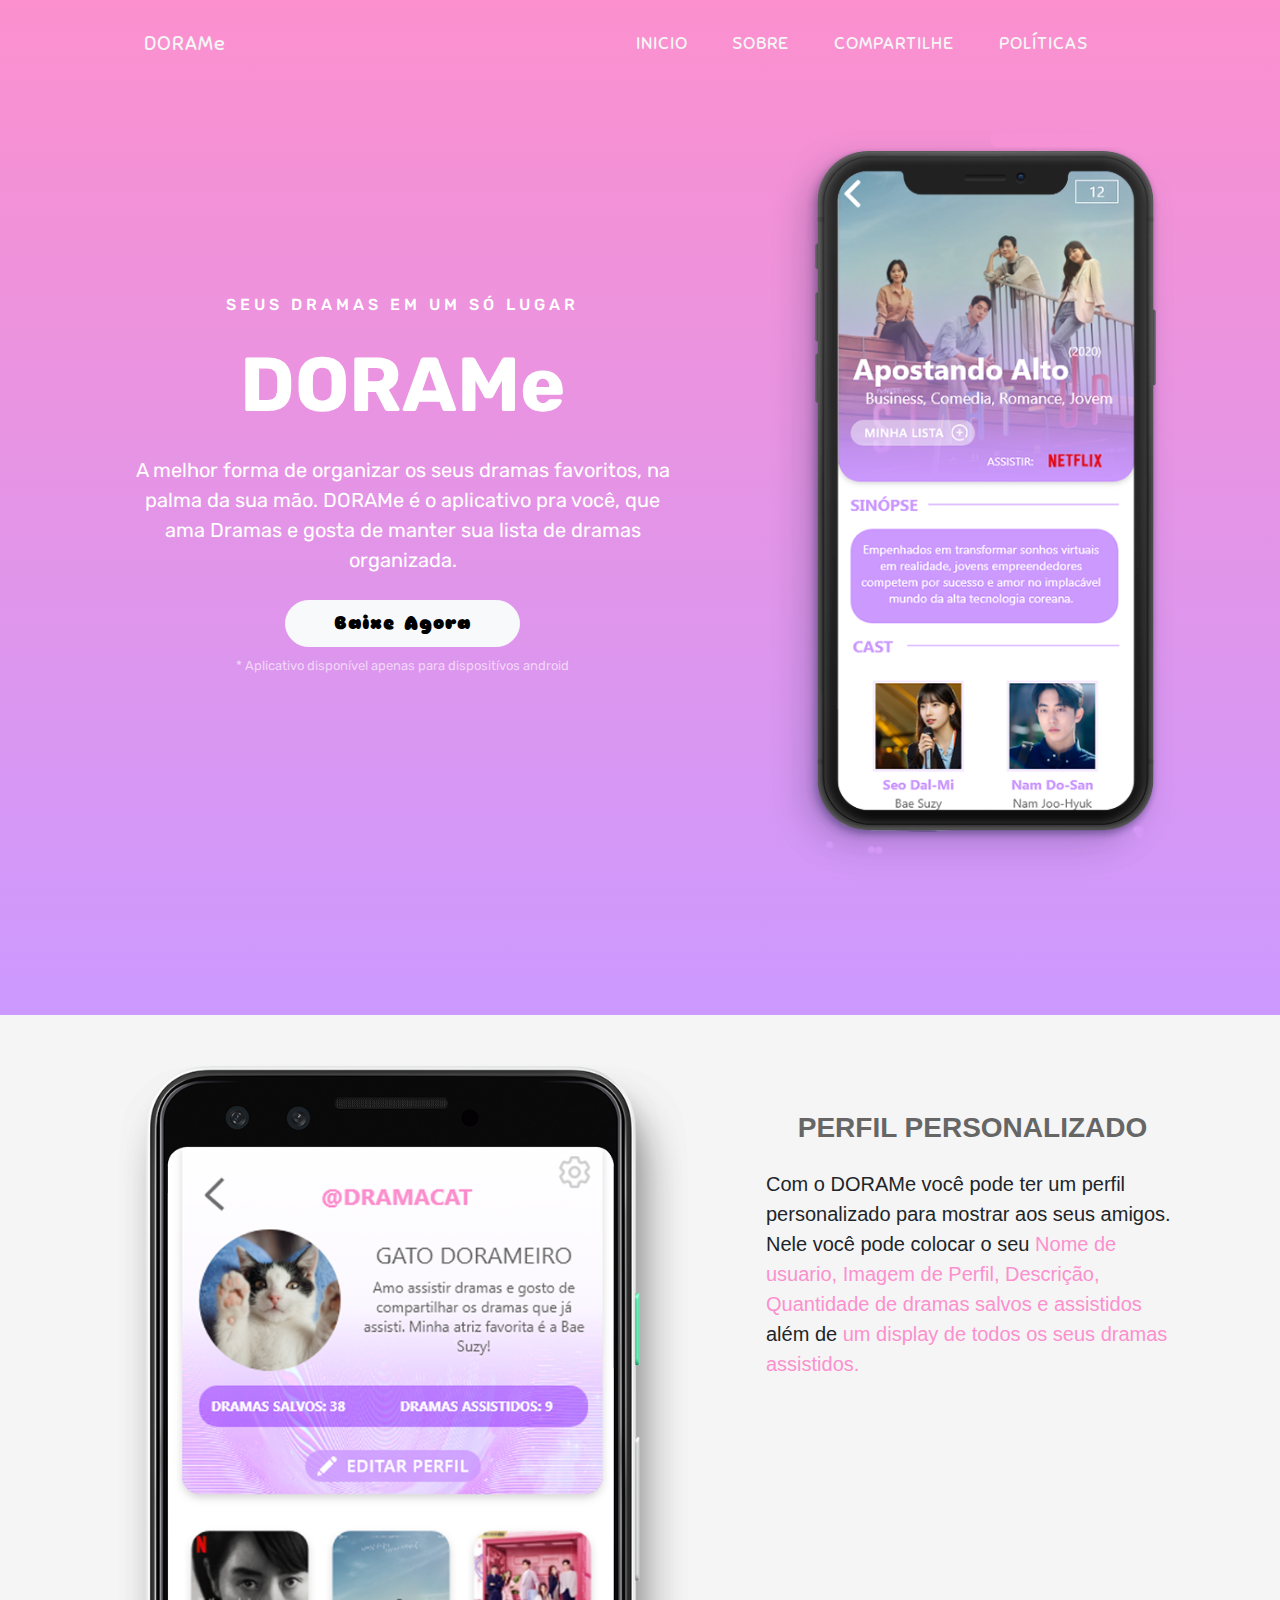
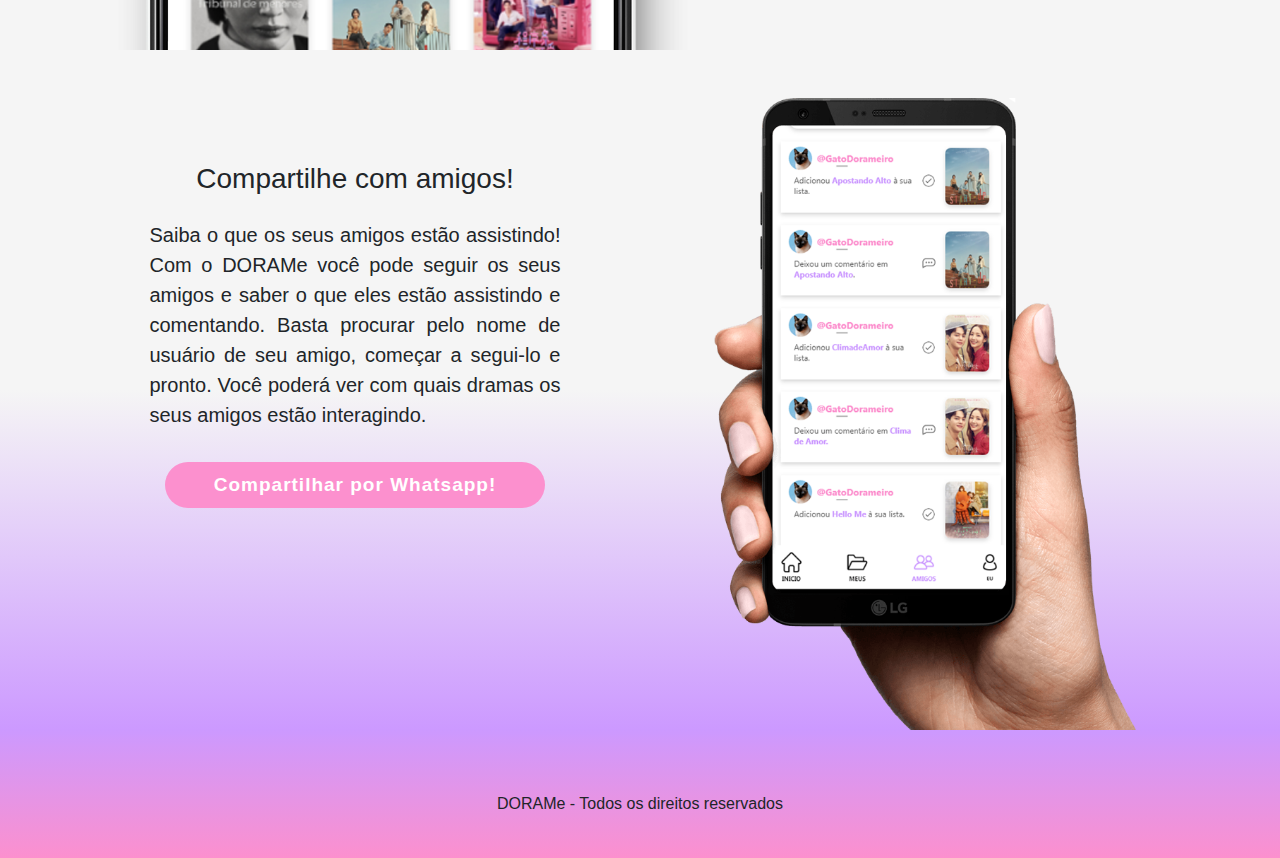
<file: Index.html>
<!DOCTYPE html>
<html lang="pt-br">

<head>
  <meta charset="UTF-8" />
  <meta name="viewport" content="width=device-width, initial-scale=1.0" />
  <meta http-equiv="X-UA-Compatible" content="ie=edge" />

  <title>DORAMe - Organizador de Dramas e Episódios.</title>
  <link rel="stylesheet" href="https://stackpath.bootstrapcdn.com/bootstrap/4.3.1/css/bootstrap.min.css" integrity="sha384-ggOyR0iXCbMQv3Xipma34MD+dH/1fQ784/j6cY/iJTQUOhcWr7x9JvoRxT2MZw1T"
    crossorigin="anonymous" />
  <link rel="stylesheet" href="https://use.fontawesome.com/releases/v5.7.2/css/all.css" integrity="sha384-fnmOCqbTlWIlj8LyTjo7mOUStjsKC4pOpQbqyi7RrhN7udi9RwhKkMHpvLbHG9Sr"
    crossorigin="anonymous">
  <link rel="stylesheet" href="css/Style.css" />
  <link rel="stylesheet" href="css/mobile-style.css">
</head>

<body>
  <header id="inicio">
    <div class="container-fluid p-0">
      <nav class="navbar navbar-expand-lg">
        <a class="navbar-brand" href="#inicio">DORAMe</a>
        <button class="navbar-toggler" type="button" data-toggle="collapse" data-target="#navbarNav" aria-controls="navbarNav" aria-expanded="false"
          aria-label="Toggle navigation">
          <i class="fas fa-align-right text-light"></i>
        </button>
        <div class="collapse navbar-collapse" id="navbarNav">
          <div class="mr-auto"></div>
          <ul class="navbar-nav">
            <li class="nav-item active">
              <a class="nav-link" href="#inicio">INICIO</a>
            </li>
            <li class="nav-item">
              <a class="nav-link" href="#sobre">SOBRE</a>
            </li>
            <li class="nav-item">
              <a class="nav-link" href="#amigos">COMPARTILHE</a>
            </li>
            <li class="nav-item dropdown">
              <div class="dropdown">
                <a href="#" class="nav-link">POLÍTICAS</a>
                <div class="dropdown-content">
                  <a href="politica.html">Política de Privacidade</a>
                  <a href="termos.html">Termos de Uso</a>
                </div>
              </div>
            </li>
          </ul>
        </div>
      </nav>
    </div>
    <div class="container text-center">
      <div class="row">
        <div class="col-md-7 col-sm-12  text-white">
          <h6>SEUS DRAMAS EM UM SÓ LUGAR</h6>
          <h1>DORAMe</h1>
          <p class="texto">
            A melhor forma de organizar os seus dramas favoritos,
            na palma da sua mão. DORAMe é o aplicativo pra você, que 
            ama Dramas e gosta de manter sua lista de dramas organizada.
          </p>
          <button class="btn btn-light px-5 py-2 primary-btn">
            <a href="img/imagemperfil.png" download="arquivo/arquivo.pdf">Baixe Agora</a>
          </button>
          <p id="obs">* Aplicativo disponível apenas para dispositívos android</p>
        </div>
        <div class="col-md-5 col-sm-12  h-25">
          <img src="img/phonepaginadrama.png" alt="celular" />
        </div>
      </div>
    </div>
  </header>
  <main>
      <section class="pt-5" id="sobre">
          <div class="container text-center">
            <div class="row">
                    <div class="col-md-7 col-sm-12">
                        <img src="img/imagemperfil.png" alt="perfil" />
                    </div>
                    <div class="col-md-5 col-sm-12 h-25">
                        <h3 class="mt-5">Perfil Personalizado</h3>
                            <p class="p-3 text-left font-weight-light">
                                Com o DORAMe você pode ter um perfil personalizado para mostrar aos seus amigos. 
                                Nele você pode colocar o seu <span class="font-weight-normal">Nome de usuario, Imagem de Perfil, Descrição,
                                Quantidade de dramas salvos e assistidos</span> além de <span class="font-weight-normal">um display de todos
                                os seus dramas assistidos.</span> 
                            </p>
                    </div>
                </div>
            </div>
      </section>

      <section class="pt-5" id="amigos">
          <div class="container text-center">
            <div class="row space-around justify-content-around">
                   <div class="col-md-5 col-sm-12 h-25 p-3">
                        <h3 class="mt-5">Compartilhe com amigos!</h3>
                            <p class="p-3 text-justify font-weight-normal">
                                Saiba o que os seus amigos estão assistindo! Com o DORAMe você pode seguir os seus amigos
                                e saber o que eles estão assistindo e comentando. Basta procurar pelo nome de usuário de seu amigo,
                                começar a segui-lo e pronto. Você poderá ver com quais dramas os seus amigos estão interagindo. 
                            </p>
                            <button class="btn px-5 py-2 primary-btn">
                                <a href="whatsapp://send?text=Venha conhecer o meu app de dramas favorito !! https://dorameapp.herokuapp.com" data-action="share/whatsapp/share" target="_blank">Compartilhar por Whatsapp!</a>
                            </button>
                    </div>
                    <div class="col-md-5 col-sm-12 h-25">
                        <img src="img/imagensamigos.png" alt="Book" />
                    </div>
                </div>
            </div>
      </section>

  </main>
  <footer>
    <h6>DORAMe - Todos os direitos reservados</h6>
  </footer>

  <script src="https://cdnjs.cloudflare.com/ajax/libs/jquery/3.3.1/jquery.min.js"></script>
  <script src="https://cdnjs.cloudflare.com/ajax/libs/popper.js/1.14.7/umd/popper.min.js" integrity="sha384-UO2eT0CpHqdSJQ6hJty5KVphtPhzWj9WO1clHTMGa3JDZwrnQq4sF86dIHNDz0W1"
    crossorigin="anonymous"></script>
  <script src="https://stackpath.bootstrapcdn.com/bootstrap/4.3.1/js/bootstrap.min.js" integrity="sha384-JjSmVgyd0p3pXB1rRibZUAYoIIy6OrQ6VrjIEaFf/nJGzIxFDsf4x0xIM+B07jRM"
    crossorigin="anonymous"></script>
  <script src="js/main.js"></script>
</body>

</html>
</file>
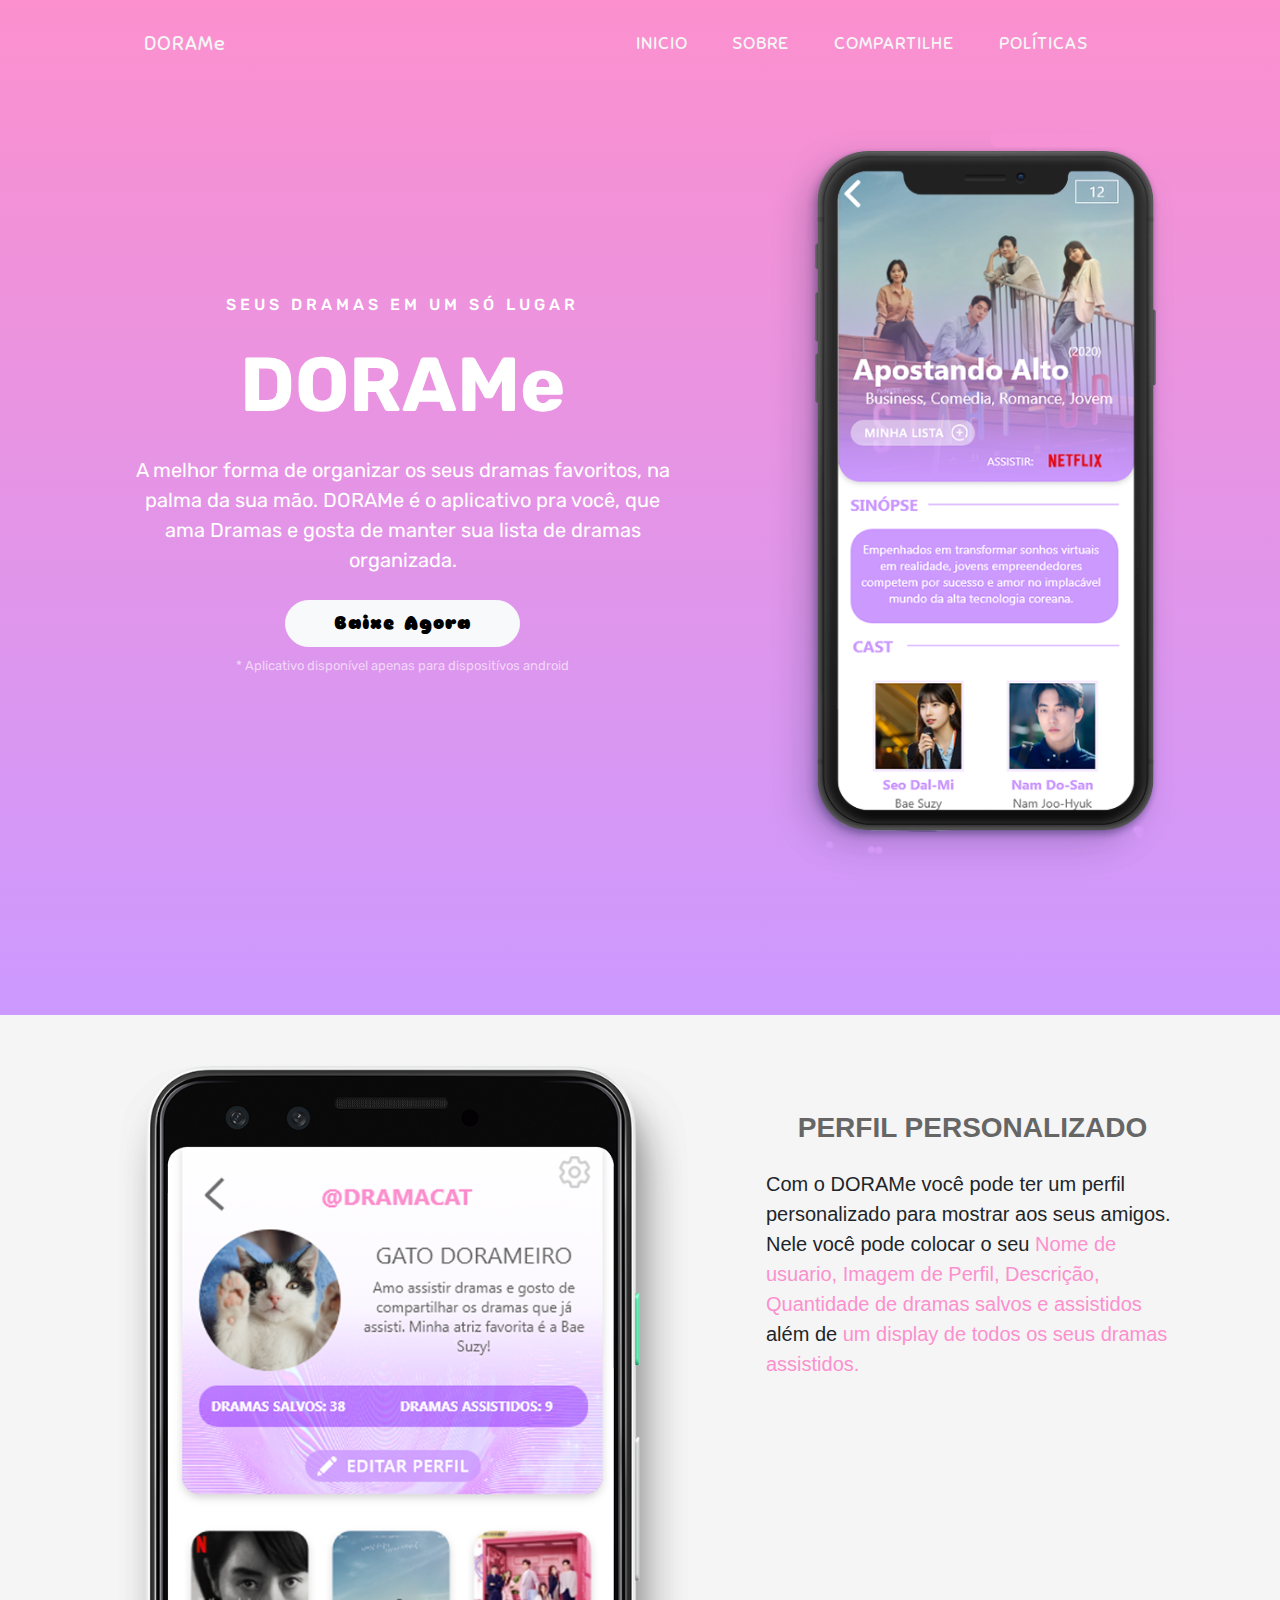
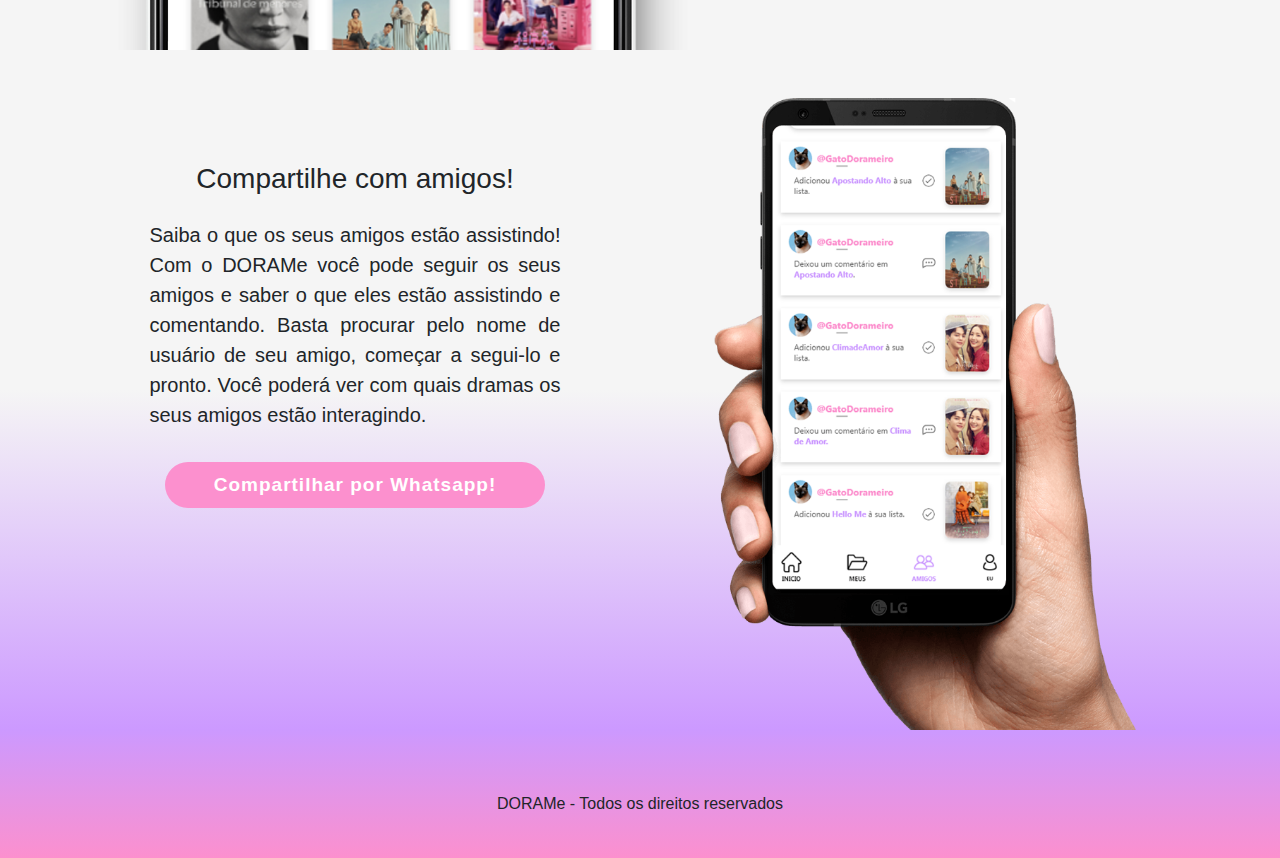
<file: index.html>
<!DOCTYPE html>
<html lang="pt-br">

<head>
  <meta charset="UTF-8" />
  <meta name="viewport" content="width=device-width, initial-scale=1.0" />
  <meta http-equiv="X-UA-Compatible" content="ie=edge" />

  <title>DORAMe - Organizador de Dramas e Episódios.</title>
  <link rel="stylesheet" href="https://stackpath.bootstrapcdn.com/bootstrap/4.3.1/css/bootstrap.min.css" integrity="sha384-ggOyR0iXCbMQv3Xipma34MD+dH/1fQ784/j6cY/iJTQUOhcWr7x9JvoRxT2MZw1T"
    crossorigin="anonymous" />
  <link rel="stylesheet" href="https://use.fontawesome.com/releases/v5.7.2/css/all.css" integrity="sha384-fnmOCqbTlWIlj8LyTjo7mOUStjsKC4pOpQbqyi7RrhN7udi9RwhKkMHpvLbHG9Sr"
    crossorigin="anonymous">
  <link rel="stylesheet" href="css/Style.css" />
  <link rel="stylesheet" href="css/mobile-style.css">
</head>

<body>
  <header id="inicio">
    <div class="container-fluid p-0">
      <nav class="navbar navbar-expand-lg">
        <a class="navbar-brand" href="#inicio">DORAMe</a>
        <button class="navbar-toggler" type="button" data-toggle="collapse" data-target="#navbarNav" aria-controls="navbarNav" aria-expanded="false"
          aria-label="Toggle navigation">
          <i class="fas fa-align-right text-light"></i>
        </button>
        <div class="collapse navbar-collapse" id="navbarNav">
          <div class="mr-auto"></div>
          <ul class="navbar-nav">
            <li class="nav-item active">
              <a class="nav-link" href="#inicio">INICIO</a>
            </li>
            <li class="nav-item">
              <a class="nav-link" href="#sobre">SOBRE</a>
            </li>
            <li class="nav-item">
              <a class="nav-link" href="#amigos">COMPARTILHE</a>
            </li>
            <li class="nav-item dropdown">
              <div class="dropdown">
                <a href="#" class="nav-link">POLÍTICAS</a>
                <div class="dropdown-content">
                  <a href="politica.html">Política de Privacidade</a>
                  <a href="termos.html">Termos de Uso</a>
                </div>
              </div>
            </li>
          </ul>
        </div>
      </nav>
    </div>
    <div class="container text-center">
      <div class="row">
        <div class="col-md-7 col-sm-12  text-white">
          <h6>SEUS DRAMAS EM UM SÓ LUGAR</h6>
          <h1>DORAMe</h1>
          <p class="texto">
            A melhor forma de organizar os seus dramas favoritos,
            na palma da sua mão. DORAMe é o aplicativo pra você, que 
            ama Dramas e gosta de manter sua lista de dramas organizada.
          </p>
          <button class="btn btn-light px-5 py-2 primary-btn">
            <a href="arquivo/arquivo.pdf" download="arquivo/arquivo.pdf">Baixe Agora</a>
          </button>
          <p id="obs">* Aplicativo disponível apenas para dispositívos android</p>
        </div>
        <div class="col-md-5 col-sm-12  h-25">
          <img src="img/phonepaginadrama.png" alt="celular" />
        </div>
      </div>
    </div>
  </header>
  <main>
      <section class="pt-5" id="sobre">
          <div class="container text-center">
            <div class="row">
                    <div class="col-md-7 col-sm-12">
                        <img src="img/imagemperfil.png" alt="perfil" />
                    </div>
                    <div class="col-md-5 col-sm-12 h-25">
                        <h3 class="mt-5">Perfil Personalizado</h3>
                            <p class="p-3 text-left font-weight-light">
                                Com o DORAMe você pode ter um perfil personalizado para mostrar aos seus amigos. 
                                Nele você pode colocar o seu <span class="font-weight-normal">Nome de usuario, Imagem de Perfil, Descrição,
                                Quantidade de dramas salvos e assistidos</span> além de <span class="font-weight-normal">um display de todos
                                os seus dramas assistidos.</span> 
                            </p>
                    </div>
                </div>
            </div>
      </section>

      <section class="pt-5" id="amigos">
          <div class="container text-center">
            <div class="row space-around justify-content-around">
                   <div class="col-md-5 col-sm-12 h-25 p-3">
                        <h3 class="mt-5">Compartilhe com amigos!</h3>
                            <p class="p-3 text-justify font-weight-normal">
                                Saiba o que os seus amigos estão assistindo! Com o DORAMe você pode seguir os seus amigos
                                e saber o que eles estão assistindo e comentando. Basta procurar pelo nome de usuário de seu amigo,
                                começar a segui-lo e pronto. Você poderá ver com quais dramas os seus amigos estão interagindo. 
                            </p>
                            <button class="btn px-5 py-2 primary-btn">
                                <a href="whatsapp://send?text=Venha conhecer o meu app de dramas favorito !! https://dorameapp.herokuapp.com" data-action="share/whatsapp/share" target="_blank">Compartilhar por Whatsapp!</a>
                            </button>
                    </div>
                    <div class="col-md-5 col-sm-12 h-25">
                        <img src="img/imagensamigos.png" alt="Book" />
                    </div>
                </div>
            </div>
      </section>

  </main>
  <footer>
    <h6>DORAMe - Todos os direitos reservados</h6>
  </footer>

  <script src="https://cdnjs.cloudflare.com/ajax/libs/jquery/3.3.1/jquery.min.js"></script>
  <script src="https://cdnjs.cloudflare.com/ajax/libs/popper.js/1.14.7/umd/popper.min.js" integrity="sha384-UO2eT0CpHqdSJQ6hJty5KVphtPhzWj9WO1clHTMGa3JDZwrnQq4sF86dIHNDz0W1"
    crossorigin="anonymous"></script>
  <script src="https://stackpath.bootstrapcdn.com/bootstrap/4.3.1/js/bootstrap.min.js" integrity="sha384-JjSmVgyd0p3pXB1rRibZUAYoIIy6OrQ6VrjIEaFf/nJGzIxFDsf4x0xIM+B07jRM"
    crossorigin="anonymous"></script>
  <script src="js/main.js"></script>
</body>

</html>
</file>
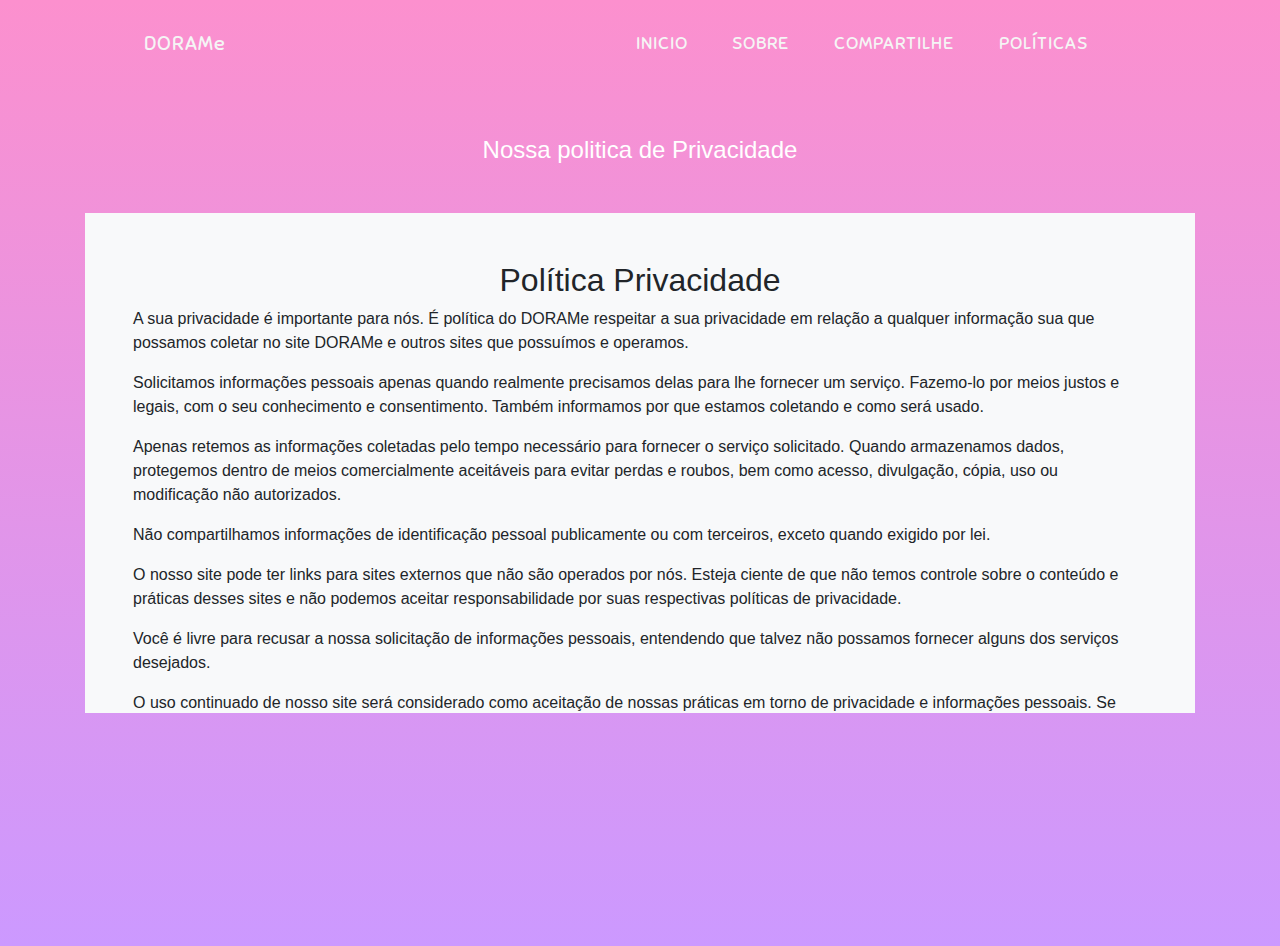
<file: politica.html>
<!DOCTYPE html>
<html lang="pt-br">

<head>
  <meta charset="UTF-8" />
  <meta name="viewport" content="width=device-width, initial-scale=1.0" />
  <meta http-equiv="X-UA-Compatible" content="ie=edge" />
  <title>DORAMe - Meus Dramas</title>

  <link rel="stylesheet" href="https://stackpath.bootstrapcdn.com/bootstrap/4.3.1/css/bootstrap.min.css" integrity="sha384-ggOyR0iXCbMQv3Xipma34MD+dH/1fQ784/j6cY/iJTQUOhcWr7x9JvoRxT2MZw1T"
    crossorigin="anonymous" />
  <link rel="stylesheet" href="https://use.fontawesome.com/releases/v5.7.2/css/all.css" integrity="sha384-fnmOCqbTlWIlj8LyTjo7mOUStjsKC4pOpQbqyi7RrhN7udi9RwhKkMHpvLbHG9Sr"
    crossorigin="anonymous">
  <link rel="stylesheet" href="css/Style.css" />
  <link rel="stylesheet" href="css/mobile-style.css">
</head>

<body>
  <header id="inicio">
    <div class="container-fluid p-0">
      <nav class="navbar navbar-expand-lg">
        <a class="navbar-brand" href="index.html">DORAMe</a>
        <button class="navbar-toggler" type="button" data-toggle="collapse" data-target="#navbarNav" aria-controls="navbarNav" aria-expanded="false"
          aria-label="Toggle navigation">
          <i class="fas fa-align-right text-light"></i>
        </button>
        <div class="collapse navbar-collapse" id="navbarNav">
          <div class="mr-auto"></div>
          <ul class="navbar-nav">
            <li class="nav-item active">
              <a class="nav-link" href="index.html">INICIO</a>
            </li>
            <li class="nav-item">
              <a class="nav-link" href="index.html#sobre">SOBRE</a>
            </li>
            <li class="nav-item">
              <a class="nav-link" href="index.html#amigos">COMPARTILHE</a>
            </li>
            <li class="nav-item dropdown">
              <div class="dropdown">
                <a href="#" class="nav-link">POLÍTICAS</a>
                <div class="dropdown-content">
                  <a href="politica.html">Política de Privacidade</a>
                  <a href="termos.html">Termos de Uso</a>
                </div>
              </div>
            </li>
          </ul>
        </div>
      </nav>
    </div>
    <div class="container text-center" id="principal">
        <div>
          <h4 class="mt-5 mb-5 text-white">Nossa politica de Privacidade</h4>
          <div class="texto bg-light p-5 text-black text-left fs-3">
            <h2 class="text-center">Política Privacidade</h2> 
        <p>A sua privacidade é importante para nós. É política do DORAMe respeitar a sua privacidade em relação a qualquer informação sua que possamos coletar no site <span>DORAMe</span> e outros sites que possuímos e operamos.</p> 
        <p>Solicitamos informações pessoais apenas quando realmente precisamos delas para lhe fornecer um serviço. Fazemo-lo por meios justos e legais, com o seu conhecimento e consentimento. Também informamos por que estamos coletando e como será usado. </p> 
        <p>Apenas retemos as informações coletadas pelo tempo necessário para fornecer o serviço solicitado. Quando armazenamos dados, protegemos dentro de meios comercialmente aceitáveis ​​para evitar perdas e roubos, bem como acesso, divulgação, cópia, uso ou modificação não autorizados.</p> 
        <p>Não compartilhamos informações de identificação pessoal publicamente ou com terceiros, exceto quando exigido por lei.</p> 
        <p>O nosso site pode ter links para sites externos que não são operados por nós. Esteja ciente de que não temos controle sobre o conteúdo e práticas desses sites e não podemos aceitar responsabilidade por suas respectivas políticas de privacidade.</p> 
        <p>Você é livre para recusar a nossa solicitação de informações pessoais, entendendo que talvez não possamos fornecer alguns dos serviços desejados.</p> 
        <p>O uso continuado de nosso site será considerado como aceitação de nossas práticas em torno de privacidade e informações pessoais. Se você tiver alguma dúvida sobre como lidamos com dados do usuário e informações pessoais, entre em contacto connosco.</p> 
        <h3>Compromisso do Usuário</h3> 
        <p>O usuário se compromete a fazer uso adequado dos conteúdos e da informação que o DORAMe oferece no site e com caráter enunciativo, mas não limitativo:</p> 
        <ul> 
            <li>A) Não se envolver em atividades que sejam ilegais ou contrárias à boa fé a à ordem pública;</li> 
            <li>B) Não difundir propaganda ou conteúdo de natureza racista, xenofóbica, ou azar, qualquer tipo de pornografia ilegal, de apologia ao terrorismo ou contra os direitos humanos;</li> 
            <li>C) Não causar danos aos sistemas físicos (hardwares) e lógicos (softwares) do DORAMe, de seus fornecedores ou terceiros, para introduzir ou disseminar vírus informáticos ou quaisquer outros sistemas de hardware ou software que sejam capazes de causar danos anteriormente mencionados.</li> 
        </ul> 
        <h3>Mais informações</h3> 
        <p>Esperemos que esteja esclarecido e, como mencionado anteriormente, se houver algo que você não tem certeza se precisa ou não, geralmente é mais seguro deixar os cookies ativados, caso interaja com um dos recursos que você usa em nosso site.</p> 
        <p>Esta política é efetiva a partir de <strong>May</strong>/<strong>2022</strong>.</p>
          </div>
        </div>
    </div>
  </header>
  <script src="https://cdnjs.cloudflare.com/ajax/libs/jquery/3.3.1/jquery.min.js"></script>
  <script src="https://cdnjs.cloudflare.com/ajax/libs/popper.js/1.14.7/umd/popper.min.js" integrity="sha384-UO2eT0CpHqdSJQ6hJty5KVphtPhzWj9WO1clHTMGa3JDZwrnQq4sF86dIHNDz0W1"
    crossorigin="anonymous"></script>
  <script src="https://stackpath.bootstrapcdn.com/bootstrap/4.3.1/js/bootstrap.min.js" integrity="sha384-JjSmVgyd0p3pXB1rRibZUAYoIIy6OrQ6VrjIEaFf/nJGzIxFDsf4x0xIM+B07jRM"
    crossorigin="anonymous"></script>
  <script src="js/main.js"></script>
</body>

</html>
</file>
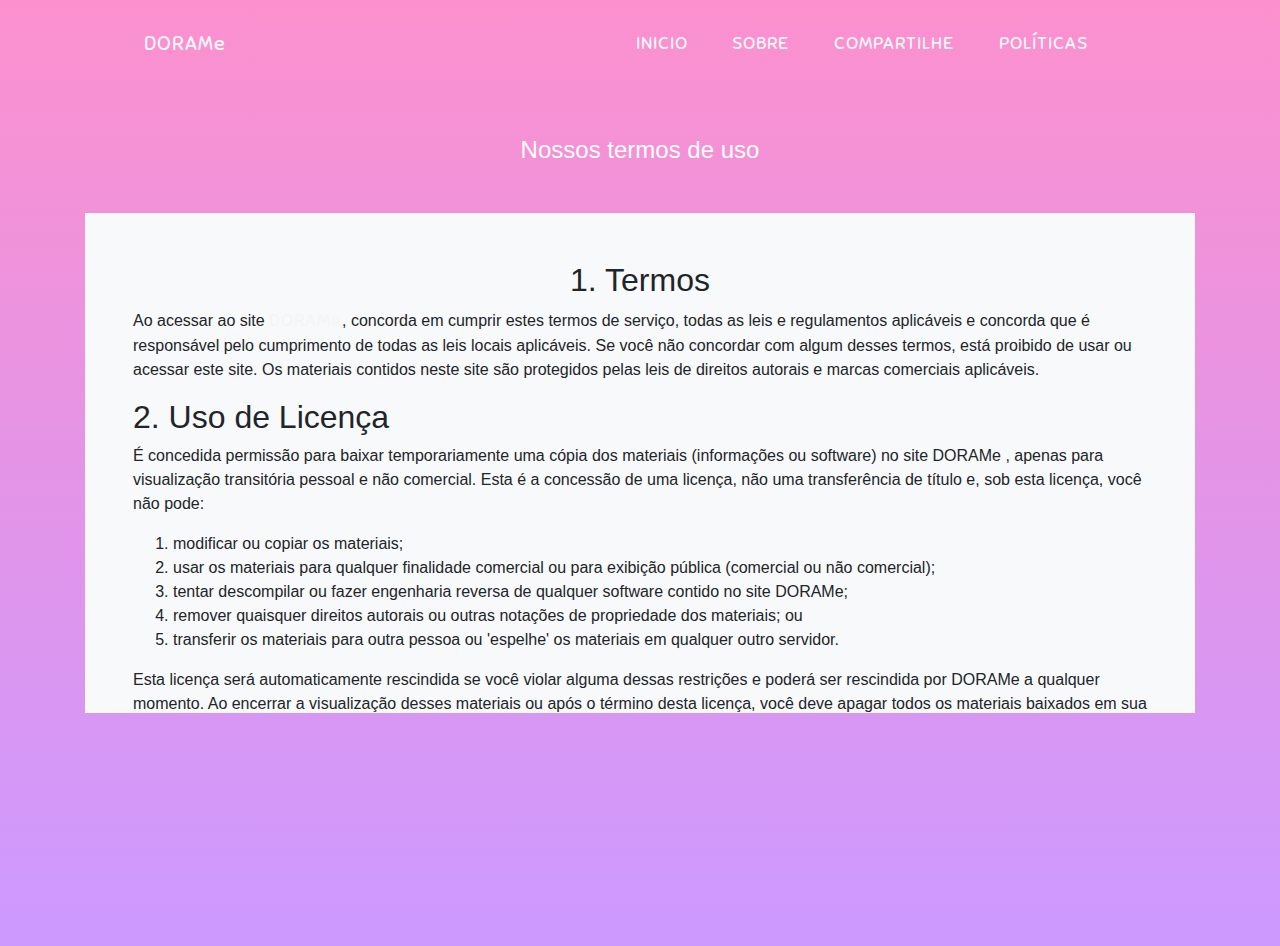
<file: termos.html>
<!DOCTYPE html>
<html lang="pt-br">

<head>
  <meta charset="UTF-8" />
  <meta name="viewport" content="width=device-width, initial-scale=1.0" />
  <meta http-equiv="X-UA-Compatible" content="ie=edge" />
  <title>DORAMe - Meus Dramas</title>

  <link rel="stylesheet" href="https://stackpath.bootstrapcdn.com/bootstrap/4.3.1/css/bootstrap.min.css" integrity="sha384-ggOyR0iXCbMQv3Xipma34MD+dH/1fQ784/j6cY/iJTQUOhcWr7x9JvoRxT2MZw1T"
    crossorigin="anonymous" />
  <link rel="stylesheet" href="https://use.fontawesome.com/releases/v5.7.2/css/all.css" integrity="sha384-fnmOCqbTlWIlj8LyTjo7mOUStjsKC4pOpQbqyi7RrhN7udi9RwhKkMHpvLbHG9Sr"
    crossorigin="anonymous">
  <link rel="stylesheet" href="css/Style.css" />
  <link rel="stylesheet" href="css/mobile-style.css">
</head>

<body>
  <header id="inicio">
    <div class="container-fluid p-0">
      <nav class="navbar navbar-expand-lg">
        <a class="navbar-brand" href="index.html">DORAMe</a>
        <button class="navbar-toggler" type="button" data-toggle="collapse" data-target="#navbarNav" aria-controls="navbarNav" aria-expanded="false"
          aria-label="Toggle navigation">
          <i class="fas fa-align-right text-light"></i>
        </button>
        <div class="collapse navbar-collapse" id="navbarNav">
          <div class="mr-auto"></div>
          <ul class="navbar-nav">
            <li class="nav-item active">
              <a class="nav-link" href="index.html">INICIO</a>
            </li>
            <li class="nav-item">
              <a class="nav-link" href="index.html#sobre">SOBRE</a>
            </li>
            <li class="nav-item">
              <a class="nav-link" href="index.html#amigos">COMPARTILHE</a>
            </li>
            <li class="nav-item dropdown">
              <div class="dropdown">
                <a href="#" class="nav-link">POLÍTICAS</a>
                <div class="dropdown-content">
                  <a href="politica.html">Política de Privacidade</a>
                  <a href="termos.html">Termos de Uso</a>
                </div>
              </div>
            </li>
          </ul>
        </div>
      </nav>
    </div>
    <div class="container text-center" id="principal">
        <div>
          <h4 class="mt-5 mb-5 text-white">Nossos termos de uso</h4>
          <div class="texto bg-light p-5 text-black text-left fs-3">
           <h2 class="text-center">1. Termos</h2>
    <p>Ao acessar ao site <a href=''>DORAMe</a>, concorda em cumprir estes termos de serviço, todas as leis e regulamentos aplicáveis ​​e concorda que é responsável pelo cumprimento de todas as leis locais aplicáveis. Se você não concordar com algum desses termos, está proibido de usar ou acessar este site. Os materiais contidos neste site são protegidos pelas leis de direitos autorais e marcas comerciais aplicáveis.</p>
    <h2>2. Uso de Licença</h2>
    <p>É concedida permissão para baixar temporariamente uma cópia dos materiais (informações ou software) no site DORAMe , apenas para visualização transitória pessoal e não comercial. Esta é a concessão de uma licença, não uma transferência de título e, sob esta licença, você não pode: </p>
    <ol> 
        <li>modificar ou copiar os materiais;</li> 
        <li>usar os materiais para qualquer finalidade comercial ou para exibição pública (comercial ou não comercial);</li> 
        <li>tentar descompilar ou fazer engenharia reversa de qualquer software contido no site DORAMe;</li> 
        <li>remover quaisquer direitos autorais ou outras notações de propriedade dos materiais; ou</li> 
        <li>transferir os materiais para outra pessoa ou 'espelhe' os materiais em qualquer outro servidor.</li> 
    </ol>
    <p>Esta licença será automaticamente rescindida se você violar alguma dessas restrições e poderá ser rescindida por DORAMe a qualquer momento. Ao encerrar a visualização desses materiais ou após o término desta licença, você deve apagar todos os materiais baixados em sua posse, seja em formato eletrónico ou impresso.</p>
    <h2>3. Isenção de responsabilidade</h2>
    <ol> 
        <li>Os materiais no site da DORAMe são fornecidos 'como estão'. DORAMe não oferece garantias, expressas ou implícitas, e, por este meio, isenta e nega todas as outras garantias, incluindo, sem limitação, garantias implícitas ou condições de comercialização, adequação a um fim específico ou não violação de propriedade intelectual ou outra violação de direitos.</li> 
        <li>Além disso, o DORAMe não garante ou faz qualquer representação relativa à precisão, aos resultados prováveis ​​ou à confiabilidade do uso dos materiais em seu site ou de outra forma relacionado a esses materiais ou em sites vinculados a este site.</li> 
    </ol>
    <h2>4. Limitações</h2>
    <p>Em nenhum caso o DORAMe ou seus fornecedores serão responsáveis ​​por quaisquer danos (incluindo, sem limitação, danos por perda de dados ou lucro ou devido a interrupção dos negócios) decorrentes do uso ou da incapacidade de usar os materiais em DORAMe, mesmo que DORAMe ou um representante autorizado da DORAMe tenha sido notificado oralmente ou por escrito da possibilidade de tais danos. Como algumas jurisdições não permitem limitações em garantias implícitas, ou limitações de responsabilidade por danos conseqüentes ou incidentais, essas limitações podem não se aplicar a você.</p>
    <h2>5. Precisão dos materiais</h2>
    <p>Os materiais exibidos no site da DORAMe podem incluir erros técnicos, tipográficos ou fotográficos. DORAMe não garante que qualquer material em seu site seja preciso, completo ou atual. DORAMe pode fazer alterações nos materiais contidos em seu site a qualquer momento, sem aviso prévio. No entanto, DORAMe não se compromete a atualizar os materiais.</p>
    <h2>6. Links</h2>
    <p>O DORAMe não analisou todos os sites vinculados ao seu site e não é responsável pelo conteúdo de nenhum site vinculado. A inclusão de qualquer link não implica endosso por DORAMe do site. O uso de qualquer site vinculado é por conta e risco do usuário.</p>
    <h3>Modificações</h3>
    <p>O DORAMe pode revisar estes termos de serviço do site a qualquer momento, sem aviso prévio. Ao usar este site, você concorda em ficar vinculado à versão atual desses termos de serviço.</p>
    <h3>Lei aplicável</h3> 
    <p>Estes termos e condições são regidos e interpretados de acordo com as leis do DORAMe e você se submete irrevogavelmente à jurisdição exclusiva dos tribunais naquele estado ou localidade.</p>
          </div>
        </div>
    </div>
  </header>
    <script src="https://cdnjs.cloudflare.com/ajax/libs/jquery/3.3.1/jquery.min.js"></script>
  <script src="https://cdnjs.cloudflare.com/ajax/libs/popper.js/1.14.7/umd/popper.min.js" integrity="sha384-UO2eT0CpHqdSJQ6hJty5KVphtPhzWj9WO1clHTMGa3JDZwrnQq4sF86dIHNDz0W1"
    crossorigin="anonymous"></script>
  <script src="https://stackpath.bootstrapcdn.com/bootstrap/4.3.1/js/bootstrap.min.js" integrity="sha384-JjSmVgyd0p3pXB1rRibZUAYoIIy6OrQ6VrjIEaFf/nJGzIxFDsf4x0xIM+B07jRM"
    crossorigin="anonymous"></script>
  <script src="js/main.js"></script>
</body>

</html>
</file>
<file: css/Style.css>
@import url("https://fonts.googleapis.com/css?family=Acme|Lobster|Patua+One|Rubik|Sniglet");
* {
  box-sizing: border-box;
}

header,
section {
  overflow-x: hidden;
}

:root {
  --Sniglet-font: "Sniglet", cursive;
  --Rubik: "Rubik", cursive;
  --Patua: "Patua One", cursive;
  --Lobster: "lobster", cursive;
  --light-black: #2e2c2caf;
  --bggradient: linear-gradient(to bottom, #FC90CE, #C9F);
  --light-gray: rgba(255, 255, 255, 0.877);
}

header a {
  font-family: var(--Sniglet-font);
  font-size: 0.9em;
  color: whitesmoke;
  text-decoration: none;
  font-size: 18px;
  letter-spacing: 1px;
}

.dropdown-content {
  display: none;
  position: absolute;
  background-color: #f1f1f1;
  min-width: 160px;
  box-shadow: 0px 2px 15px 0px rgba(0, 0, 0, 0.2);
  z-index: 1;
}
.dropdown-content a {
  color: black;
  padding: 12px 16px;
  text-decoration: none;
  display: block;
}

.dropdown-content a:hover {
  background-color: #ddd;
}

.dropdown:hover .dropdown-content {
  display: block;
}

header .nav-item:last-child {
  padding-right: 10.5em;
}

header .nav-item {
  padding: 0.9em;
}

header .navbar-brand {
  padding-left: 8rem;
}

header .nav-link:hover {
  color: black;
}

header .row .col-md-7 {
  padding: 22vmin 1vmin;
  padding-bottom: 35vmin;
}

header .row .col-md-5 {
  padding: 4.2vmin 1vmin;
}

header .row .col-md-5 img {
  width: 90%;
}

header {
  background: #FC90CE;
  /* fallback for old browsers */
  background: var(--bggradient);
}

header .container .col-md-7 {
  font-family: "Rubik", sans-serif;
}

header .container .col-md-7 h6 {
  padding: 1vmin;
  letter-spacing: 4px;
}

header .container .col-md-7 h1 {
  font-size: 8.5vmin;
  font-weight: bold;
  padding: 0.1em 0em;
}

header .container .col-md-7 p {
  padding: 1vmin 5vmin;
  font-size: 20px;
}
header #obs{
  font-size: 13px;
  color: rgba(255, 255, 255, 0.617);
}

.primary-btn {
  border-radius: 30px;
  font-weight: bold;
}
button a {
  color: black;
  font-size: 19px;
  letter-spacing: 1px;
  text-decoration: none;
}
section#sobre{
  background-color: whitesmoke;
}
section#sobre img{
  width: 90%;
}
section#sobre p{
  font-size: 20px;
}
section#sobre h3{
  text-transform: uppercase;
  font-weight: 600;
  color: #666;
}
section#sobre span{
  color: #FC90CE;
}
section#amigos{
  background-image: linear-gradient(to bottom, whitesmoke, whitesmoke ,#C9F);
}
section#amigos img{
  width: 95%;
}
section#amigos p{
  font-size: 20px;
}
section#amigos button{
  background-color: #FC90CE;
}
section#amigos button a{
  color: #fff;
  text-decoration: none;
}

footer {
  background-image: linear-gradient(to bottom, #C9F , #FC90CE);
  padding: 5%;
  height: 80px;
  text-align: center;
}
.sticky {
  position: fixed;
  top: 0;
  width: 100%;
  background: rgba(204, 153, 255, 0.649);
  z-index: 9999;
  transition: all 1.5s ease;
}

#principal{
  height: 90vh;
}
div.texto{
  height: 500px;
  overflow: auto;
}
</file>
<file: css/mobile-style.css>
@media only screen and (max-width: 768px) {
  header .navbar-brand {
    padding-left: 1rem;
  }
  .section-1 .row .col-md-6 .panel {
    position: initial;
    width: initial;
    height: initial;
  }
  .section-2 .cover {
    background-position: -25vmin -10vmin;
  }
  .numbers .rect {
    width: 10rem;
    height: 8rem;
  }
  .numbers .rect h1 {
    font-size: 2rem;
  }

  .section-3 {
    height: inherit;
    padding: 10vmin !important;
  }
  .section-3 .row h1 {
    padding: 6vmin 4vmin;
  }
  .section-3 .platform .col-md-6 {
    text-align: center !important;
  }
  .section-3 .desktop i {
    font-size: 8vmin;
  }
  .section-4 .carousel-item {
    padding-left: 0.6rem;
  }
  footer .row .col-md-2 {
    margin-top: 8vmin;
  }
}

/* screen size 375px */

@media only screen and (max-width: 375px) {
  .section-4 .card {
    width: 18em;
  }
}

@media only screen and (max-width: 320px) {
  .section-4 .carousel-inner {
    margin-left: -4vmin;
  }
}
</file>
